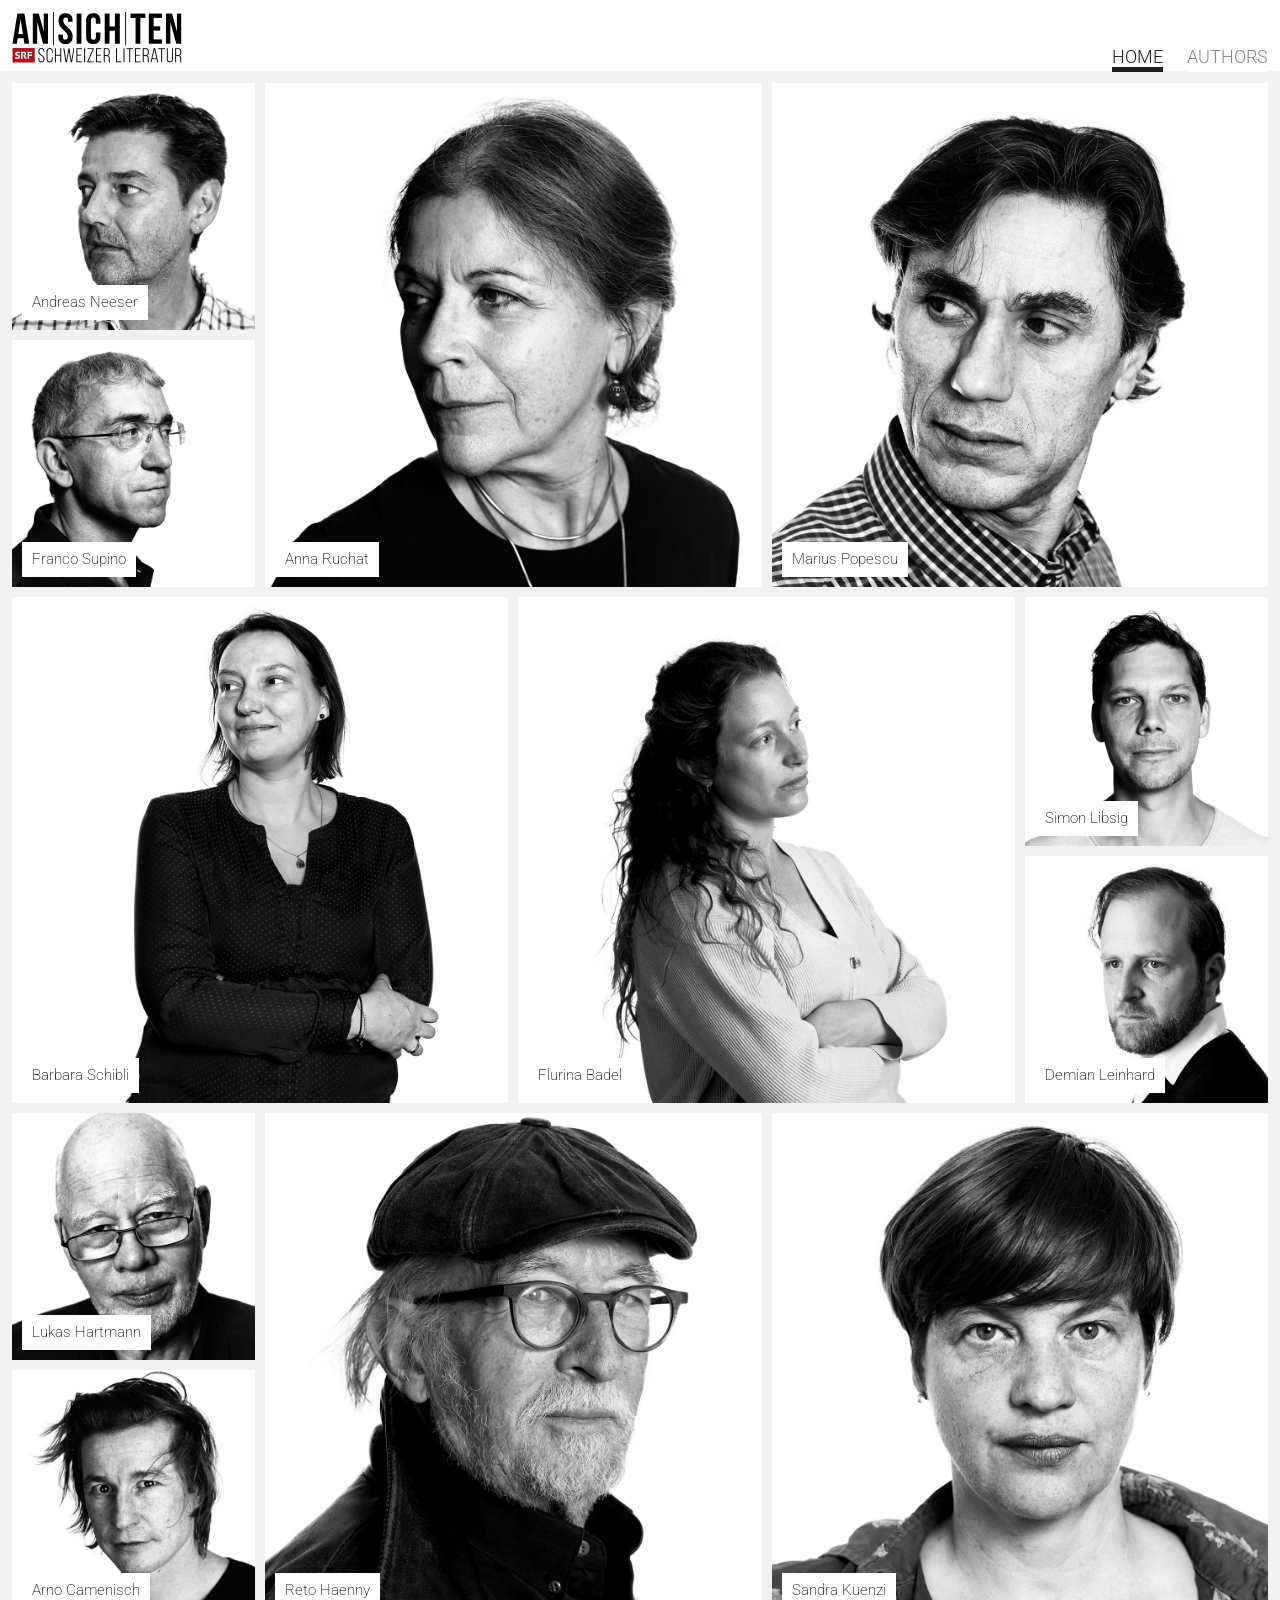
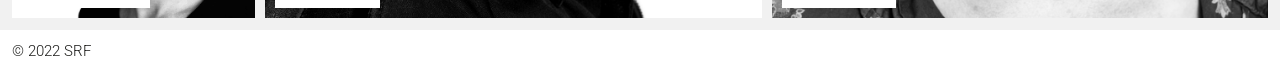
<file: week_7/authors/index.html>
<!DOCTYPE html>
<html lang="en">
  <head>
    <meta charset="UTF-8" />
    <meta http-equiv="X-UA-Compatible" content="IE=edge" />
    <meta name="viewport" content="width=device-width, initial-scale=1.0" />
    <link rel="preconnect" href="https://fonts.googleapis.com" />
    <link rel="preconnect" href="https://fonts.gstatic.com" crossorigin />
    <link href="https://fonts.googleapis.com/css2?family=Roboto:wght@300;400;500;700&display=swap" rel="stylesheet" />
    <link rel="stylesheet" href="style.css" />
    <title>Swiss authors</title>
  </head>
  <body>
    <header>
      <a href="/"><img src="img/ansichten-literatur-srf-logo.png" alt="Logo Swiss Authors SRF" /></a>
      <nav>
        <ul>
          <li class="active"><a href="/">Home</a></li>
          <li><a href="authors.html">Authors</a></li>
        </ul>
      </nav>
    </header>
    <main>
      <h1 class="sr-only">Swiss authors</h1>
      <ul id="authorList"></ul>
    </main>
    <footer>&copy; 2022 SRF</footer>
    <script src="scripts.js"></script>
  </body>
</html>
</file>
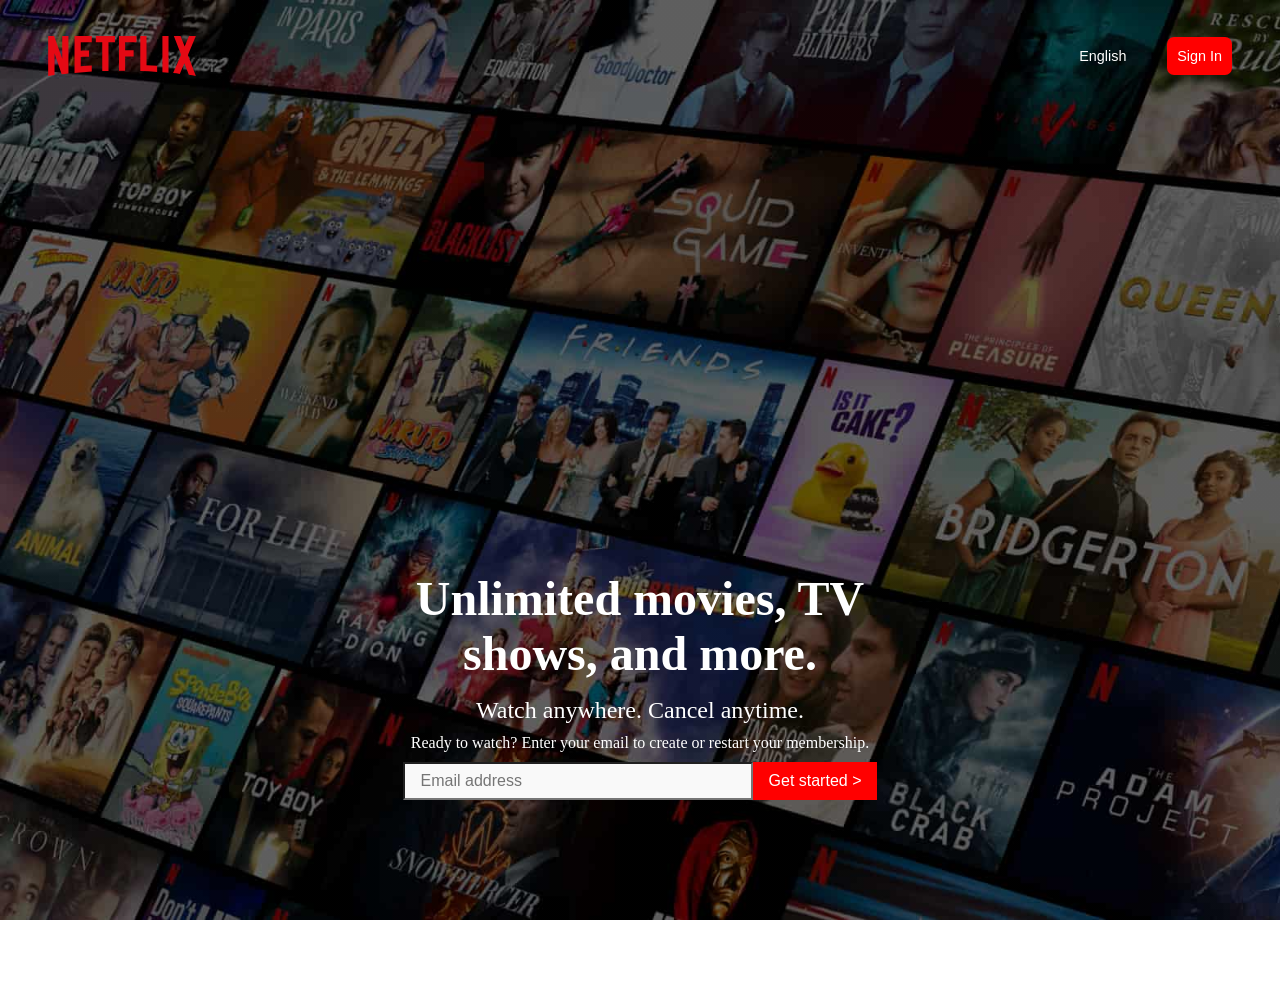
<file: week_7/netflix/index.html>
<!DOCTYPE html>
<html lang="en">
  <head>
    <meta charset="UTF-8" />
    <meta name="viewport" content="width=device-width, initial-scale=1.0" />
    <link rel="stylesheet" type="text/css" href="styles.css" />
    <title>Netflix</title>
  </head>
  <body>
    <header>
      <nav>
        <img id="logo" src="netflix_logo.svg" alt="Netflix" />
        <div class="right-nav">
          <select id="select">
            <option lang="en" label="English" value="en-CH" selected="">English</option>
            <option lang="de" label="Deutsch" value="de-CH">Deutsch</option>
            <option lang="fr" label="Français" value="fr-CH">Français</option>
          </select>
          <button id="signIn">Sign In</button>
        </div>
      </nav>
    </header>
    <main>
      <section>
        <div class="content">
          <h1>
            Unlimited movies, TV <br />
            shows, and more.
          </h1>
          <p class="highlight">Watch anywhere. Cancel anytime.</p>
          <p>Ready to watch? Enter your email to create or restart your membership.</p>
          <form>
            <label for="email"></label>
            <input type="email" id="email" name="email" placeholder="Email address" />
            <button type="submit">Get started &gt;</button>
          </form>
        </div>
      </section>
    </main>
  </body>
</html>
</file>
<file: week_7/authors/style.css>
html {
  box-sizing: border-box;
  font-size: 0.625em;
}

*,
*::before,
*::after {
  box-sizing: inherit;
}

* {
  color: #1d1d1b;
  font-family: "Roboto", Arial, Helvetica, sans-serif;
  font-size: 1.5rem;
}

body {
  background: #f1f1f1;
  margin: 0;
}

a {
  text-decoration: none;
}

img {
  max-width: 100%;
}

header {
  align-items: baseline;
  background: #ffffff;
  display: flex;
  justify-content: space-between;
  padding: 1.2rem 0 0.4rem 1.2rem;
  position: sticky;
}

header img {
  max-width: 17rem;
}

nav ul {
  display: flex;
  list-style: none;
  margin: 0;
  padding: 0;
}

nav li a {
  border-bottom: 5px solid #ffffff;
  color: #888888;
  font-size: 1.8rem;
  font-weight: 300;
  margin: 0 1.2rem;
  text-align: center;
  text-transform: uppercase;
  word-spacing: 2pt;
}

nav li a:hover {
  color: #1d1d1b;
}

nav li.active a {
  border-bottom: 5px solid #1d1d1b;
  color: #1d1d1b;
}

main ul {
  list-style: none;
  margin: 1.2rem;
  padding: 0;
}

main a {
  display: block;
  position: relative;
}

main h2 {
  background: #ffffff;
  bottom: 1rem;
  left: 1rem;
  margin: 0 0 0.5rem 0;
  padding: 1rem;
  position: absolute;
}

main a:hover h2 {
  padding: 1.2rem 2rem 3rem;
  max-width: 33rem;
  width: 93%;
}

main a:hover span {
  display: block;
  border-bottom: 5px solid #1b1b1b;
  font-size: 2.4em;
  font-weight: 300;
  line-height: 1.11;
  padding: 0 0 0.333em 0;
  margin: 0 0 0.417em 0;
}

main a:hover span::after {
  bottom: 1rem;
  content: "\2BC0 \2BC0 \2BC0";
  display: block;
  font-size: 1.5rem;
  position: absolute;
}

main ul {
  display: grid;
  gap: 1rem;
  grid-template-areas:
    "img1 img2 img2 img3 img3"
    "img4 img2 img2 img3 img3"
    "img5 img5 img6 img6 img7"
    "img5 img5 img6 img6 img8"
    "img9 img10 img10 img11 img11"
    "img12 img10 img10 img11 img11";
}

main li:nth-of-type(1) {
  grid-area: img1;
}

main li:nth-of-type(2) {
  grid-area: img2;
}

main li:nth-of-type(3) {
  grid-area: img3;
}

main li:nth-of-type(4) {
  grid-area: img4;
}

main li:nth-of-type(5) {
  grid-area: img5;
}

main li:nth-of-type(6) {
  grid-area: img6;
}

main li:nth-of-type(7) {
  grid-area: img7;
}

main li:nth-of-type(8) {
  grid-area: img8;
}

main li:nth-of-type(9) {
  grid-area: img9;
}

main li:nth-of-type(10) {
  grid-area: img10;
}

main li:nth-of-type(11) {
  grid-area: img11;
}

main li:nth-of-type(12) {
  grid-area: img12;
}

footer {
  background: #ffffff;
  font-weight: 300;
  padding: 1.2rem;
}

.sr-only:not(:focus):not(:active) {
  clip: rect(0 0 0 0);
  clip-path: inset(50%);
  height: 1px;
  overflow: hidden;
  position: absolute;
  white-space: nowrap;
  width: 1px;
}

#authorList li {
  position: relative;
}

#authorList span {
  position: absolute;
  bottom: 10px;
  left: 10px;
  color: #1d1d1b;
  background-color: white;
  font-size: 1em;
  line-height: 1;
  font-weight: 200;
  padding: 10px;
  margin: 0;
}

#authorList img {
  width: 100%;
  height: 100%;
  object-fit: cover;
}

/* min-width 751px, medium screens */
@media only screen and (min-width: 46.938em) {
  main ul {
    grid-template-areas:
      "img1 img2"
      "img3 img3"
      "img3 img3"
      "img4 img4"
      "img4 img4"
      "img5 img6"
      "img7 img8"
      "img9 img9"
      "img9 img9"
      "img10 img10"
      "img10 img10"
      "img11 img12";
  }
}

/* min-width 1025px, large screens */
@media only screen and (min-width: 64.063em) {
  main ul {
    grid-template-areas:
      "img1 img2 img2 img3 img3"
      "img4 img2 img2 img3 img3"
      "img5 img5 img6 img6 img7"
      "img5 img5 img6 img6 img8"
      "img9 img10 img10 img11 img11"
      "img12 img10 img10 img11 img11";
  }
}
</file>
<file: week_7/netflix/styles.css>
* {
  box-sizing: border-box;
  padding: 0;
  margin: 0;
}

body {
  background-image: linear-gradient(rgba(0, 0, 0, 0.5), rgba(0, 0, 0, 0.5)), url("background.jpg");
  background-repeat: no-repeat;
  background-size: cover;
  color: white;
  text-align: center;
  height: 100vh;
  overflow: hidden;
}

nav {
  display: flex;
  justify-content: space-between;
  align-items: center;
  padding: 1rem;
  margin-top: 20px;
}

.right-nav {
  display: flex;
  align-items: center;
  gap: 1rem;
  margin-right: 2rem;
}

#logo {
  width: 9.25rem;
  height: 2.5rem;
  margin-left: 2rem;
}

#select {
  border: none;
  cursor: pointer;
  font-size: 0.9rem;
  font-weight: 500;
  appearance: none;
  background: transparent;
  outline: none;
  padding: 0.5rem 1rem 0.5rem 0.5rem;
  color: white;
}

#signIn {
  text-align: center;
  background-color: red;
  font-size: 0.9rem;
  font-weight: 500;
  border-radius: 7px;
  padding: 7px 10px;
  border: none;
  color: white;
}

section {
  display: flex;
  justify-content: center;
  align-items: flex-end;
  height: 100vh;
  padding-bottom: 12rem;
}

.content {
  text-align: center;
  width: 100%;
}

h1 {
  font-size: 2rem;
  margin-bottom: 1rem;
  font-size: 3rem;
}

p {
  font-size: 1rem;
  margin-bottom: 0.5rem;
  margin-bottom: 10px;
}

.highlight {
  font-size: 1.5rem;
}

form {
  display: flex;
  justify-content: center;
  align-items: center;
}

input[type="email"] {
  width: 100%;
  max-width: 350px;
  padding: 0.5rem 1rem;
  font-size: 1rem;
  color: #333;
  background-color: #f9f9f9;
}

button {
  padding: 0.5rem 1rem;
  border: none;
  background-color: red;
  color: white;
  cursor: pointer;
  font-size: 1rem;
  height: 38px;
}
</file>
